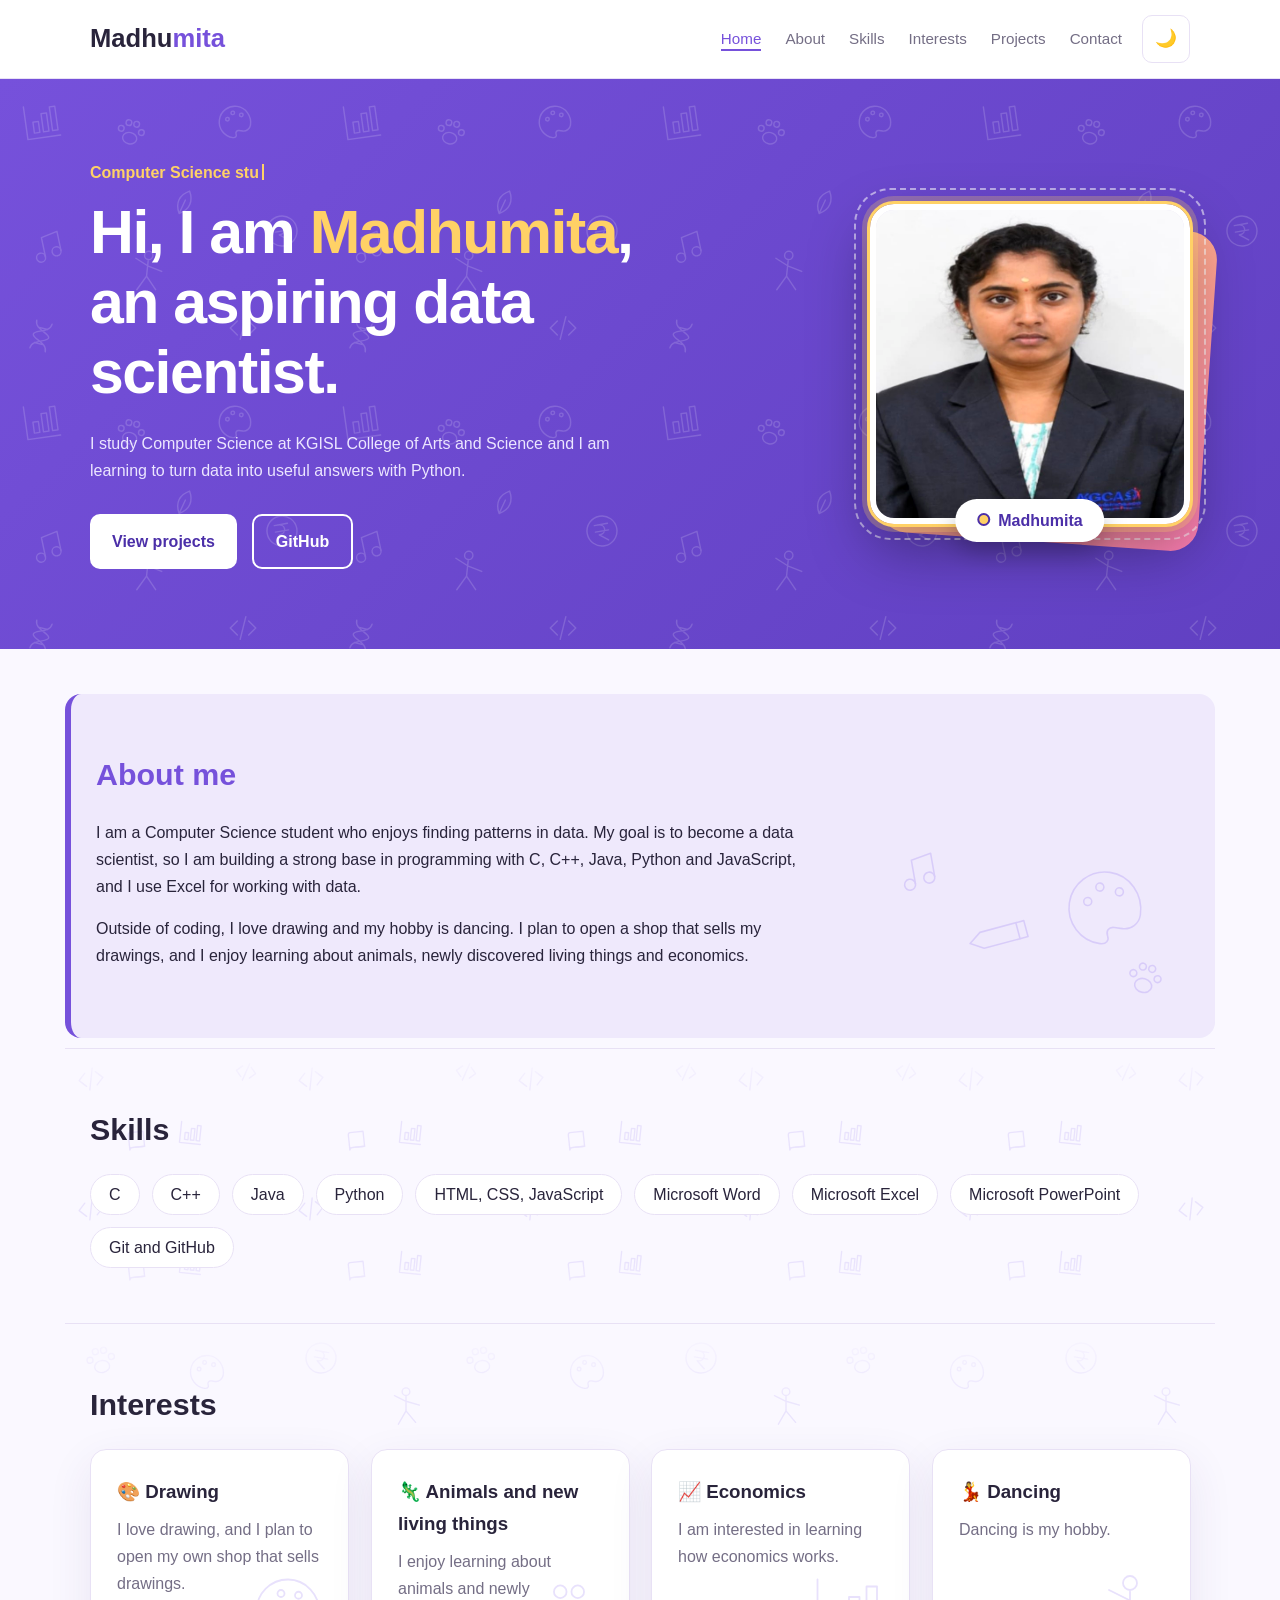
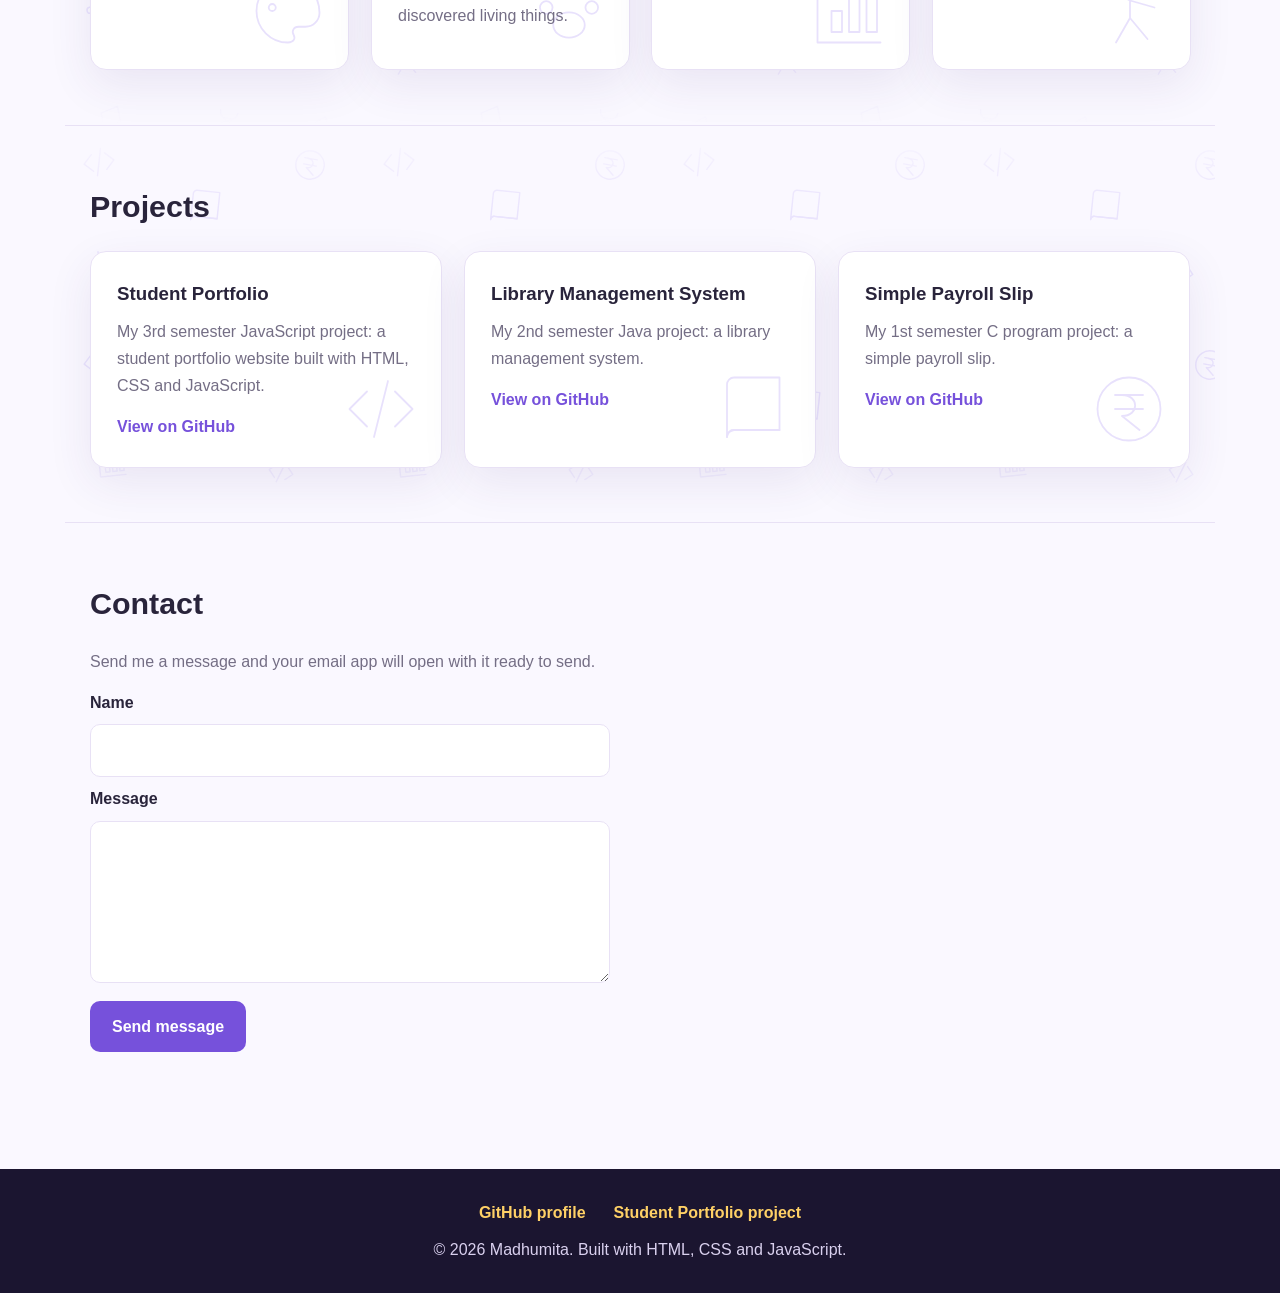
<file: index.html>
<!DOCTYPE html>
<html lang="en">
<head>
    <meta charset="UTF-8">
    <meta name="viewport" content="width=device-width, initial-scale=1.0">
    <title>Madhumita | Aspiring Data Scientist</title>
    <link rel="stylesheet" href="style.css">
</head>
<body>

<div class="progress-bar" id="progressBar" aria-hidden="true"></div>

<header>
    <nav class="navbar">
        <a href="#home" class="logo">Madhu<span>mita</span></a>
        <ul class="nav-links" id="navLinks">
            <li><a href="#home">Home</a></li>
            <li><a href="#about">About</a></li>
            <li><a href="#skills">Skills</a></li>
            <li><a href="#interests">Interests</a></li>
            <li><a href="#projects">Projects</a></li>
            <li><a href="#contact">Contact</a></li>
        </ul>
        <div class="nav-actions">
            <button class="theme-button" id="themeToggle" aria-label="Switch theme">🌙</button>
            <button class="menu-toggle" id="menuToggle" aria-label="Open menu" aria-expanded="false">☰</button>
        </div>
    </nav>
</header>

<main>
    <section class="hero-band" id="home">
    <div class="hero">
        <div>
            <p class="eyebrow"><span id="typed">Computer Science student</span><span class="cursor" aria-hidden="true"></span></p>
            <h1>Hi, I am <span>Madhumita</span>, an aspiring data scientist.</h1>
            <p class="hero-description">
                I study Computer Science at KGISL College of Arts and Science and I am learning
                to turn data into useful answers with Python.
            </p>
            <div class="hero-buttons">
                <a class="btn primary-btn" href="#projects">View projects</a>
                <a class="btn secondary-btn" href="https://github.com/cmadhumita2004" target="_blank" rel="noopener">GitHub</a>
            </div>
        </div>
        <div class="photo-wrap">
            <div class="photo-frame" id="photoFrame">
            <img src="[data-uri]" alt="Portrait of Madhumita" id="profilePhoto">
            <span class="initials" aria-hidden="true">M</span>
            </div>
            <span class="photo-badge">Madhumita</span>
        </div>
    </div>
    </section>

    <section class="section" id="about">
        <h2>About me</h2>
        <p>
            I am a Computer Science student who enjoys finding patterns in data. My goal is to
            become a data scientist, so I am building a strong base in programming with C, C++, Java, Python and JavaScript, and I use Excel for working with data.
        </p>
        <p>
            Outside of coding, I love drawing and my hobby is dancing. I plan to open a shop
            that sells my drawings, and I enjoy learning about animals, newly discovered
            living things and economics.
        </p>
    </section>

    <section class="section" id="skills">
        <h2>Skills</h2>
        <ul class="chips">
            <li>C</li>
            <li>C++</li>
            <li>Java</li>
            <li>Python</li>
            <li>HTML, CSS, JavaScript</li>
            <li>Microsoft Word</li>
            <li>Microsoft Excel</li>
            <li>Microsoft PowerPoint</li>
            <li>Git and GitHub</li>
        </ul>
    </section>

    <section class="section" id="interests">
        <h2>Interests</h2>
        <div class="interest-grid">
            <article class="card i-drawing">
                <h3>🎨 Drawing</h3>
                <p>I love drawing, and I plan to open my own shop that sells drawings.</p>
            </article>
            <article class="card i-animals">
                <h3>🦎 Animals and new living things</h3>
                <p>I enjoy learning about animals and newly discovered living things.</p>
            </article>
            <article class="card i-economics">
                <h3>📈 Economics</h3>
                <p>I am interested in learning how economics works.</p>
            </article>
            <article class="card i-dancing">
                <h3>💃 Dancing</h3>
                <p>Dancing is my hobby.</p>
            </article>
        </div>
    </section>

    <section class="section" id="projects">
        <h2>Projects</h2>
        <div class="project-grid">
            <article class="card p-code">
                <h3>Student Portfolio</h3>
                <p>My 3rd semester JavaScript project: a student portfolio website built with HTML, CSS and JavaScript.</p>
                <a href="https://github.com/cmadhumita2004/javascript-portfolio--3-sem-" target="_blank" rel="noopener">View on GitHub</a>
            </article>
            <article class="card p-book">
                <h3>Library Management System</h3>
                <p>My 2nd semester Java project: a library management system.</p>
                <a href="https://github.com/cmadhumita2004/2nd-sem-java-project-LIBRARY-MANAGEMENT-SYSTEM" target="_blank" rel="noopener">View on GitHub</a>
            </article>
            <article class="card p-coin">
                <h3>Simple Payroll Slip</h3>
                <p>My 1st semester C program project: a simple payroll slip.</p>
                <a href="https://github.com/cmadhumita2004/1sem-Cprogram-project" target="_blank" rel="noopener">View on GitHub</a>
            </article>
        </div>
    </section>

    <section class="section" id="contact">
        <h2>Contact</h2>
        <p>Send me a message and your email app will open with it ready to send.</p>
        <form id="contactForm" class="form">
            <label for="name">Name</label>
            <input type="text" id="name" required>
            <label for="message">Message</label>
            <textarea id="message" rows="5" required></textarea>
            <button type="submit" class="btn primary-btn">Send message</button>
            <p id="formMessage" role="status"></p>
        </form>
    </section>
</main>

<footer>
    <div class="footer-inner">
        <div class="footer-links">
            <a href="https://github.com/cmadhumita2004" target="_blank" rel="noopener">GitHub profile</a>
            <a href="https://github.com/cmadhumita2004/javascript-portfolio--3-sem-" target="_blank" rel="noopener">Student Portfolio project</a>
        </div>
        <p>&copy; <span id="year"></span> Madhumita. Built with HTML, CSS and JavaScript.</p>
    </div>
</footer>

<button class="to-top" id="toTop" aria-label="Back to top">&uarr;</button>

<script src="script.js"></script>
</body>
</html>
</file>
<file: style.css>
/* ---------- General ---------- */
:root {
    --background: #faf8ff;
    --surface: #ffffff;
    --text: #29243b;
    --muted: #746e85;
    --primary: #7651db;
    --primary-dark: #5b36bb;
    --border: #e8e1f5;
    --shadow: 0 15px 45px rgba(67, 43, 120, 0.09);
}

body.dark-theme {
    --background: #171421;
    --surface: #231e32;
    --text: #f6f1ff;
    --muted: #c0b6d3;
    --primary: #a78bfa;
    --primary-dark: #c4b5fd;
    --border: #403653;
    --shadow: 0 15px 45px rgba(0, 0, 0, 0.2);
}

* { margin: 0; padding: 0; box-sizing: border-box; }

html { scroll-behavior: smooth; scroll-padding-top: 85px; }

body {
    font-family: Arial, Helvetica, sans-serif;
    background: var(--background);
    color: var(--text);
    line-height: 1.7;
    transition: background 0.3s, color 0.3s;
}

a { color: inherit; text-decoration: none; }
button, input, textarea { font: inherit; }
button { cursor: pointer; }

button:focus-visible, a:focus-visible, input:focus-visible, textarea:focus-visible {
    outline: 3px solid #b39aff;
    outline-offset: 4px;
}

/* ---------- Navigation ---------- */
header {
    position: sticky;
    top: 0;
    z-index: 100;
    background: var(--surface);
    border-bottom: 1px solid var(--border);
}

.navbar {
    max-width: 1150px;
    margin: auto;
    min-height: 75px;
    padding: 15px 25px;
    display: flex;
    align-items: center;
    justify-content: space-between;
    gap: 20px;
}

.logo { font-size: 1.6rem; font-weight: bold; white-space: nowrap; }
.logo span { color: var(--primary); }

.nav-links { display: flex; gap: 24px; list-style: none; margin-left: auto; }
.nav-links a { color: var(--muted); font-size: 0.95rem; transition: color 0.2s; }
.nav-links a:hover { color: var(--primary); }

.nav-actions { display: flex; gap: 10px; }

.theme-button, .menu-toggle {
    border: 1px solid var(--border);
    background: var(--surface);
    color: var(--text);
    border-radius: 10px;
    padding: 8px 12px;
    font-size: 1.1rem;
}
.menu-toggle { display: none; }

/* ---------- Hero ---------- */
.hero {
    max-width: 1150px;
    margin: auto;
    padding: 80px 25px;
    display: grid;
    grid-template-columns: 1.4fr 1fr;
    align-items: center;
    gap: 60px;
}

.eyebrow { color: var(--primary); font-weight: bold; margin-bottom: 12px; }

.hero h1 {
    font-size: clamp(2.2rem, 5vw, 3.8rem);
    line-height: 1.15;
    letter-spacing: -1.5px;
    margin-bottom: 22px;
}
.hero h1 span { color: var(--primary); }

.hero-description { max-width: 560px; color: var(--muted); margin-bottom: 30px; }
.hero-buttons { display: flex; flex-wrap: wrap; gap: 15px; }

.btn {
    display: inline-flex;
    justify-content: center;
    align-items: center;
    border: none;
    border-radius: 10px;
    padding: 12px 22px;
    font-weight: bold;
    transition: transform 0.2s, background 0.2s;
}
.btn:hover { transform: translateY(-2px); }
.primary-btn { background: var(--primary); color: #ffffff; }
.primary-btn:hover { background: var(--primary-dark); }
.secondary-btn { border: 1px solid var(--border); background: var(--surface); color: var(--text); }

/* ---------- Photo ---------- */
.photo-frame {
    width: min(100%, 340px);
    aspect-ratio: 1 / 1;
    margin-inline: auto;
    border-radius: 50%;
    overflow: hidden;
    border: 6px solid var(--surface);
    outline: 3px solid var(--primary);
    box-shadow: var(--shadow);
    background: var(--border);
    display: grid;
    place-items: center;
}
.photo-frame img { width: 100%; height: 100%; object-fit: cover; display: block; }
.photo-frame .initials { display: none; font-size: 5rem; font-weight: bold; color: var(--primary); }
.photo-frame.no-photo img { display: none; }
.photo-frame.no-photo .initials { display: block; }

/* ---------- Sections ---------- */
.section { max-width: 1150px; margin: auto; padding: 55px 25px; border-top: 1px solid var(--border); }
.section h2 { font-size: 1.9rem; margin-bottom: 18px; }
.section p { max-width: 720px; color: var(--muted); margin-bottom: 14px; }

.chips { list-style: none; display: flex; flex-wrap: wrap; gap: 12px; }
.chips li {
    background: var(--surface);
    border: 1px solid var(--border);
    border-radius: 999px;
    padding: 6px 18px;
}

.project-grid { display: grid; grid-template-columns: repeat(auto-fit, minmax(250px, 1fr)); gap: 22px; }
.card {
    background: var(--surface);
    border: 1px solid var(--border);
    border-radius: 16px;
    padding: 26px;
    box-shadow: var(--shadow);
}
.card h3 { margin-bottom: 8px; }
.card a { color: var(--primary); font-weight: bold; }

/* ---------- Contact form ---------- */
.form { max-width: 520px; display: flex; flex-direction: column; gap: 8px; }
.form label { font-weight: bold; }
.form input, .form textarea {
    padding: 12px;
    border: 1px solid var(--border);
    border-radius: 10px;
    background: var(--surface);
    color: var(--text);
}
.form .btn { margin-top: 10px; align-self: flex-start; }

footer { text-align: center; padding: 30px 25px; color: var(--muted); border-top: 1px solid var(--border); }

/* ---------- Mobile ---------- */
@media (max-width: 800px) {
    .hero { grid-template-columns: 1fr; gap: 35px; padding-top: 50px; }
    .photo-frame { order: -1; width: min(100%, 240px); }
    .menu-toggle { display: block; }
    .nav-links {
        display: none;
        position: absolute;
        top: 100%;
        left: 0;
        right: 0;
        flex-direction: column;
        gap: 0;
        background: var(--surface);
        border-bottom: 1px solid var(--border);
    }
    .nav-links.open { display: flex; }
    .nav-links a { display: block; padding: 14px 25px; }
}

@media (prefers-reduced-motion: reduce) {
    html { scroll-behavior: auto; }
    * { transition: none !important; }
}


/* ---------- Highlighted hero ---------- */
.hero-band {
    background: linear-gradient(135deg, #7651db 0%, #4b2fa8 100%);
    color: #ffffff;
}
body.dark-theme .hero-band {
    background: linear-gradient(135deg, #3b2a78 0%, #231e32 100%);
}
.hero-band .hero h1 { color: #ffffff; }
.hero-band .hero h1 span { color: #ffd166; }
.hero-band .eyebrow { color: #ffd166; }
.hero-band .hero-description { color: #ece6ff; }
.hero-band .primary-btn { background: #ffffff; color: #4b2fa8; }
.hero-band .primary-btn:hover { background: #ffd166; color: #29243b; }
.hero-band .secondary-btn { background: transparent; color: #ffffff; border: 2px solid #ffffff; }
.hero-band .secondary-btn:hover { background: rgba(255, 255, 255, 0.15); }
.hero-band .photo-frame { border-color: #ffffff; outline-color: #ffd166; }
.hero-band a:focus-visible, .hero-band button:focus-visible { outline-color: #ffd166; }

/* ---------- Highlighted introduction (About) ---------- */
#about {
    margin-top: 45px;
    margin-bottom: 10px;
    border-top: none;
    border-left: 6px solid var(--primary);
    border-radius: 16px;
    background: rgba(118, 81, 219, 0.09);
}
#about h2 { color: var(--primary); }
#about p { color: var(--text); }

/* ---------- Dark, centered footer ---------- */
footer {
    margin-top: 40px;
    background: #1b1530;
    color: #d9d0ee;
    text-align: center;
    border-top: none;
    display: flex;
    justify-content: center;
    align-items: center;
}
body.dark-theme footer { background: #0e0b16; }


/* ---------- Round portrait on the right of the hero ---------- */
.hero-band .photo-frame {
    width: min(100%, 320px);
    aspect-ratio: 1 / 1;
    margin-inline: auto 0;
    border-radius: 24px;
}
.photo-frame img { object-fit: cover; }

@media (max-width: 800px) {
    .hero-band .photo-frame { width: min(100%, 240px); margin-inline: auto; }
}


/* ---------- Footer links ---------- */
.footer-inner { display: flex; flex-direction: column; align-items: center; gap: 10px; }
.footer-links { display: flex; flex-wrap: wrap; justify-content: center; gap: 12px 28px; }
footer a { color: #ffd166; font-weight: bold; }
footer a:hover { text-decoration: underline; }
footer a:focus-visible { outline-color: #ffd166; }


/* =====================================================
   Interactive extras
   ===================================================== */

/* Scroll progress bar */
.progress-bar {
    position: fixed;
    top: 0;
    left: 0;
    width: 100%;
    height: 4px;
    background: linear-gradient(90deg, #ffd166, #7651db);
    transform: scaleX(0);
    transform-origin: left;
    z-index: 200;
}

/* Header gets a shadow after scrolling */
header { transition: box-shadow 0.3s, background 0.3s; }
header.scrolled { box-shadow: 0 8px 30px rgba(67, 43, 120, 0.18); }

/* Nav links: animated underline and active section */
.nav-links a { position: relative; padding-bottom: 4px; }
.nav-links a::after {
    content: "";
    position: absolute;
    left: 0;
    bottom: 0;
    width: 100%;
    height: 2px;
    background: var(--primary);
    transform: scaleX(0);
    transform-origin: left;
    transition: transform 0.3s ease;
}
.nav-links a:hover::after,
.nav-links a.active::after { transform: scaleX(1); }
.nav-links a.active { color: var(--primary); }

/* Typing effect in the hero */
.eyebrow { min-height: 1.7em; }
.cursor {
    display: inline-block;
    width: 2px;
    height: 1em;
    margin-left: 3px;
    background: currentColor;
    vertical-align: -0.15em;
    animation: blink 1s steps(2) infinite;
}
@keyframes blink { 50% { opacity: 0; } }

/* Buttons */
.btn:active { transform: scale(0.97); }

/* Photo hover */
.hero-band .photo-frame { transition: transform 0.4s ease, box-shadow 0.4s ease; }
.hero-band .photo-frame:hover {
    transform: scale(1.04) rotate(-1.5deg);
    box-shadow: 0 0 0 10px rgba(255, 209, 102, 0.35), 0 25px 60px rgba(0, 0, 0, 0.35);
}

/* Skill chips */
.chips li {
    cursor: default;
    transition: transform 0.2s ease, background 0.2s, color 0.2s, border-color 0.2s;
}
.chips li:hover {
    transform: translateY(-4px) scale(1.06);
    background: var(--primary);
    border-color: var(--primary);
    color: #ffffff;
}
body.dark-theme .chips li:hover { color: #171421; }

/* Project cards: tilt (set by JavaScript) and glow */
.card {
    transform: perspective(800px) rotateX(var(--rx, 0deg)) rotateY(var(--ry, 0deg));
    transition: transform 0.15s ease, box-shadow 0.3s, border-color 0.3s;
}
.card:hover {
    border-color: var(--primary);
    box-shadow: 0 22px 50px rgba(67, 43, 120, 0.22);
}
.card a { display: inline-block; transition: transform 0.2s; }
.card a:hover { transform: translateX(6px); }

/* Form focus */
.form input, .form textarea { transition: border-color 0.2s, box-shadow 0.2s; }
.form input:focus, .form textarea:focus {
    border-color: var(--primary);
    box-shadow: 0 0 0 4px rgba(118, 81, 219, 0.2);
}

/* Reveal on scroll (the "reveal" class is added by JavaScript) */
.reveal { opacity: 0; }
.reveal.visible { animation: rise 0.7s ease both; animation-delay: var(--delay, 0s); }
@keyframes rise {
    from { opacity: 0; translate: 0 28px; }
    to   { opacity: 1; translate: 0 0; }
}

/* Back to top */
.to-top {
    position: fixed;
    right: 22px;
    bottom: 22px;
    width: 46px;
    height: 46px;
    border: none;
    border-radius: 50%;
    background: var(--primary);
    color: #ffffff;
    font-size: 1.3rem;
    font-weight: bold;
    box-shadow: var(--shadow);
    opacity: 0;
    visibility: hidden;
    translate: 0 14px;
    transition: opacity 0.3s, visibility 0.3s, translate 0.3s, background 0.2s;
    z-index: 150;
}
.to-top.show { opacity: 1; visibility: visible; translate: 0 0; }
.to-top:hover { background: var(--primary-dark); }
body.dark-theme .to-top { color: #171421; }

/* Motion that runs on its own (only if the visitor allows motion) */
@media (prefers-reduced-motion: no-preference) {
    .hero-band,
    body.dark-theme .hero-band {
        background-size: 200% 200%;
        animation: gradientShift 16s ease infinite;
    }
    .photo-wrap { animation: float 6s ease-in-out infinite; }
}
@keyframes gradientShift {
    0%, 100% { background-position: 0% 50%; }
    50%      { background-position: 100% 50%; }
}
@keyframes float {
    50% { translate: 0 -8px; }
}

@media (max-width: 800px) {
    .nav-links a { padding: 14px 25px; }
    .nav-links a::after { left: 25px; width: calc(100% - 50px); bottom: 8px; }
}

@media (prefers-reduced-motion: reduce) {
    .reveal { opacity: 1; }
    .cursor { animation: none; }
}


/* ---------- Interests ---------- */
.interest-grid {
    display: grid;
    grid-template-columns: repeat(auto-fit, minmax(220px, 1fr));
    gap: 22px;
}


/* =====================================================
   Highlighted photo
   ===================================================== */
.photo-wrap {
    position: relative;
    isolation: isolate;
    width: min(100%, 320px);
    margin-inline: auto 0;
}

/* Colored shape peeking out behind the photo */
.photo-wrap::before {
    content: "";
    position: absolute;
    inset: 0;
    border-radius: 28px;
    background: linear-gradient(135deg, #ffd166, #ff7eb6);
    transform: translate(18px, 18px) rotate(4deg);
    z-index: -1;
}

/* Dashed outline around the photo */
.photo-wrap::after {
    content: "";
    position: absolute;
    inset: -16px;
    border: 2px dashed rgba(255, 255, 255, 0.55);
    border-radius: 36px;
    z-index: -1;
}

.hero-band .photo-wrap .photo-frame {
    width: 100%;
    margin: 0;
    border-width: 6px;
    box-shadow: 0 0 0 8px rgba(255, 209, 102, 0.25), 0 25px 60px rgba(0, 0, 0, 0.35);
}
.hero-band .photo-wrap .photo-frame:hover {
    transform: scale(1.04) rotate(-1.5deg);
    box-shadow: 0 0 0 12px rgba(255, 209, 102, 0.4), 0 30px 70px rgba(0, 0, 0, 0.4);
}
.photo-frame img { filter: saturate(1.12) contrast(1.04); }

/* Name tag on the photo */
.photo-badge {
    position: absolute;
    left: 50%;
    bottom: -18px;
    translate: -50% 0;
    padding: 8px 22px;
    border-radius: 999px;
    background: #ffffff;
    color: #4b2fa8;
    font-weight: bold;
    white-space: nowrap;
    box-shadow: 0 10px 25px rgba(0, 0, 0, 0.25);
    z-index: 2;
}
.photo-badge::before {
    content: "";
    display: inline-block;
    width: 9px;
    height: 9px;
    margin-right: 8px;
    border-radius: 50%;
    background: #ffd166;
    border: 2px solid #4b2fa8;
}

@media (max-width: 800px) {
    .photo-wrap { order: -1; width: min(100%, 250px); margin-inline: auto; }
}


/* =====================================================
   Background pictures (drawn with SVG, so no image files are needed)
   ===================================================== */
.section { position: relative; isolation: isolate; }

/* Hero: doodles of all my topics, slowly drifting */
.hero-band { position: relative; overflow: hidden; }
.hero-band::before {
    content: "";
    position: absolute;
    inset: 0;
    background-image: url("data:image/svg+xml,%3Csvg%20xmlns%3D%22http%3A%2F%2Fwww.w3.org%2F2000%2Fsvg%22%20width%3D%22320%22%20height%3D%22300%22%20viewBox%3D%220%200%20320%20300%22%20fill%3D%22none%22%20stroke%3D%22%23ffffff%22%20stroke-linecap%3D%22round%22%20stroke-linejoin%3D%22round%22%3E%3Cg%20transform%3D%22translate%2820%2020%29%20rotate%28-8%2022.0%2022.0%29%20scale%281.833%29%22%20stroke-width%3D%220.76%22%3E%3Cpath%20d%3D%22M3%203v18h18%22%2F%3E%3Crect%20x%3D%227%22%20y%3D%2212%22%20width%3D%223%22%20height%3D%226%22%2F%3E%3Crect%20x%3D%2212%22%20y%3D%228%22%20width%3D%223%22%20height%3D%2210%22%2F%3E%3Crect%20x%3D%2217%22%20y%3D%225%22%20width%3D%223%22%20height%3D%2213%22%2F%3E%3C%2Fg%3E%3Cg%20transform%3D%22translate%28112%2034%29%20rotate%2812%2019.0%2019.0%29%20scale%281.583%29%22%20stroke-width%3D%220.88%22%3E%3Cellipse%20cx%3D%2212%22%20cy%3D%2216%22%20rx%3D%224.5%22%20ry%3D%223.6%22%2F%3E%3Ccircle%20cx%3D%225.5%22%20cy%3D%2211%22%20r%3D%221.8%22%2F%3E%3Ccircle%20cx%3D%229.5%22%20cy%3D%226.5%22%20r%3D%221.8%22%2F%3E%3Ccircle%20cx%3D%2214.5%22%20cy%3D%226.5%22%20r%3D%221.8%22%2F%3E%3Ccircle%20cx%3D%2218.5%22%20cy%3D%2211%22%20r%3D%221.8%22%2F%3E%3C%2Fg%3E%3Cg%20transform%3D%22translate%28214%2022%29%20rotate%288%2021.0%2021.0%29%20scale%281.750%29%22%20stroke-width%3D%220.80%22%3E%3Cpath%20d%3D%22M12%203a9%209%200%20100%2018c1.6%200%202.2-1.1%201.6-2.2-.6-1.1%200-2.3%201.4-2.3H17a4%204%200%20004-4c0-5.2-4-9.5-9-9.5z%22%2F%3E%3Ccircle%20cx%3D%227.5%22%20cy%3D%2211%22%20r%3D%221%22%2F%3E%3Ccircle%20cx%3D%2210%22%20cy%3D%227%22%20r%3D%221%22%2F%3E%3Ccircle%20cx%3D%2215%22%20cy%3D%227.5%22%20r%3D%221%22%2F%3E%3C%2Fg%3E%3Cg%20transform%3D%22translate%28262%20132%29%20rotate%28-10%2020.0%2020.0%29%20scale%281.667%29%22%20stroke-width%3D%220.84%22%3E%3Ccircle%20cx%3D%2212%22%20cy%3D%2212%22%20r%3D%229%22%2F%3E%3Cpath%20d%3D%22M8%208h8M8%2012h8M10%208c5%200%205%206%200%206l5%204%22%2F%3E%3C%2Fg%3E%3Cg%20transform%3D%22translate%2830%20150%29%20rotate%28-12%2018.0%2018.0%29%20scale%281.500%29%22%20stroke-width%3D%220.93%22%3E%3Cpath%20d%3D%22M9%2018V5l11-2v13%22%2F%3E%3Ccircle%20cx%3D%226%22%20cy%3D%2218%22%20r%3D%223%22%2F%3E%3Ccircle%20cx%3D%2217%22%20cy%3D%2216%22%20r%3D%223%22%2F%3E%3C%2Fg%3E%3Cg%20transform%3D%22translate%28122%20168%29%20rotate%286%2025.0%2025.0%29%20scale%282.083%29%22%20stroke-width%3D%220.67%22%3E%3Ccircle%20cx%3D%2212%22%20cy%3D%224%22%20r%3D%222%22%2F%3E%3Cpath%20d%3D%22M12%206.5V14l-4%207M12%2014l5%206M12%209L6%206M12%209l7%202%22%2F%3E%3C%2Fg%3E%3Cg%20transform%3D%22translate%28226%20232%29%20rotate%280%2017.0%2017.0%29%20scale%281.417%29%22%20stroke-width%3D%220.99%22%3E%3Cpath%20d%3D%22M8%207l-5%205%205%205M16%207l5%205-5%205M14%204l-4%2016%22%2F%3E%3C%2Fg%3E%3Cg%20transform%3D%22translate%2822%20238%29%20rotate%2814%2019.0%2019.0%29%20scale%281.583%29%22%20stroke-width%3D%220.88%22%3E%3Cpath%20d%3D%22M7%203c0%206%2010%206%2010%209s-10%203-10%209M17%203c0%206-10%206-10%209s10%203%2010%209M9%207h6M9%2017h6%22%2F%3E%3C%2Fg%3E%3Cg%20transform%3D%22translate%28170%20110%29%20rotate%28-20%2014.0%2014.0%29%20scale%281.167%29%22%20stroke-width%3D%221.20%22%3E%3Cpath%20d%3D%22M5%2019C5%209%2011%204%2020%204c0%209-5%2015-15%2015zM5%2019L14%2010%22%2F%3E%3C%2Fg%3E%3C%2Fsvg%3E");
    background-size: 320px 300px;
    opacity: 0.16;
    pointer-events: none;
}
.hero-band .hero { position: relative; z-index: 1; }
@media (prefers-reduced-motion: no-preference) {
    .hero-band::before { animation: drift 70s linear infinite; }
}
@keyframes drift { to { background-position: 320px 300px; } }

/* About: drawing doodles in the corner */
#about { overflow: hidden; }
#about::after {
    content: "";
    position: absolute;
    right: 8px;
    bottom: 8px;
    width: 320px;
    height: 200px;
    background: url("data:image/svg+xml,%3Csvg%20xmlns%3D%22http%3A%2F%2Fwww.w3.org%2F2000%2Fsvg%22%20width%3D%22320%22%20height%3D%22200%22%20viewBox%3D%220%200%20320%20200%22%20fill%3D%22none%22%20stroke%3D%22%238b6bf0%22%20stroke-linecap%3D%22round%22%20stroke-linejoin%3D%22round%22%3E%3Cg%20transform%3D%22translate%28170%2030%29%20rotate%288%2048.0%2048.0%29%20scale%284.000%29%22%20stroke-width%3D%220.40%22%3E%3Cpath%20d%3D%22M12%203a9%209%200%20100%2018c1.6%200%202.2-1.1%201.6-2.2-.6-1.1%200-2.3%201.4-2.3H17a4%204%200%20004-4c0-5.2-4-9.5-9-9.5z%22%2F%3E%3Ccircle%20cx%3D%227.5%22%20cy%3D%2211%22%20r%3D%221%22%2F%3E%3Ccircle%20cx%3D%2210%22%20cy%3D%227%22%20r%3D%221%22%2F%3E%3Ccircle%20cx%3D%2215%22%20cy%3D%227.5%22%20r%3D%221%22%2F%3E%3C%2Fg%3E%3Cg%20transform%3D%22translate%2880%2070%29%20rotate%2830%2035.0%2035.0%29%20scale%282.917%29%22%20stroke-width%3D%220.55%22%3E%3Cpath%20d%3D%22M4%2020l1-5L16%204l4%204L9%2019z%22%2F%3E%3Cpath%20d%3D%22M14%206l4%204%22%2F%3E%3C%2Fg%3E%3Cg%20transform%3D%22translate%2810%2020%29%20rotate%28-10%2022.0%2022.0%29%20scale%281.833%29%22%20stroke-width%3D%220.87%22%3E%3Cpath%20d%3D%22M9%2018V5l11-2v13%22%2F%3E%3Ccircle%20cx%3D%226%22%20cy%3D%2218%22%20r%3D%223%22%2F%3E%3Ccircle%20cx%3D%2217%22%20cy%3D%2216%22%20r%3D%223%22%2F%3E%3C%2Fg%3E%3Cg%20transform%3D%22translate%28235%20125%29%20rotate%2814%2023.0%2023.0%29%20scale%281.917%29%22%20stroke-width%3D%220.83%22%3E%3Cellipse%20cx%3D%2212%22%20cy%3D%2216%22%20rx%3D%224.5%22%20ry%3D%223.6%22%2F%3E%3Ccircle%20cx%3D%225.5%22%20cy%3D%2211%22%20r%3D%221.8%22%2F%3E%3Ccircle%20cx%3D%229.5%22%20cy%3D%226.5%22%20r%3D%221.8%22%2F%3E%3Ccircle%20cx%3D%2214.5%22%20cy%3D%226.5%22%20r%3D%221.8%22%2F%3E%3Ccircle%20cx%3D%2218.5%22%20cy%3D%2211%22%20r%3D%221.8%22%2F%3E%3C%2Fg%3E%3C%2Fsvg%3E") no-repeat right bottom / contain;
    opacity: 0.22;
    pointer-events: none;
    z-index: -1;
}

/* Faded tiled backgrounds for Skills, Interests and Projects */
#skills::before, #interests::before, #projects::before {
    content: "";
    position: absolute;
    inset: 0;
    opacity: 0.14;
    pointer-events: none;
    z-index: -1;
    -webkit-mask-image: linear-gradient(to bottom, transparent, #000 22%, #000 78%, transparent);
    mask-image: linear-gradient(to bottom, transparent, #000 22%, #000 78%, transparent);
}
#skills::before    { background-image: url("data:image/svg+xml,%3Csvg%20xmlns%3D%22http%3A%2F%2Fwww.w3.org%2F2000%2Fsvg%22%20width%3D%22220%22%20height%3D%22130%22%20viewBox%3D%220%200%20220%20130%22%20fill%3D%22none%22%20stroke%3D%22%238b6bf0%22%20stroke-linecap%3D%22round%22%20stroke-linejoin%3D%22round%22%3E%3Cg%20transform%3D%22translate%2810%2014%29%20rotate%28-8%2016.0%2016.0%29%20scale%281.333%29%22%20stroke-width%3D%221.05%22%3E%3Cpath%20d%3D%22M8%207l-5%205%205%205M16%207l5%205-5%205M14%204l-4%2016%22%2F%3E%3C%2Fg%3E%3Cg%20transform%3D%22translate%28112%2070%29%20rotate%286%2014.0%2014.0%29%20scale%281.167%29%22%20stroke-width%3D%221.20%22%3E%3Cpath%20d%3D%22M3%203v18h18%22%2F%3E%3Crect%20x%3D%227%22%20y%3D%2212%22%20width%3D%223%22%20height%3D%226%22%2F%3E%3Crect%20x%3D%2212%22%20y%3D%228%22%20width%3D%223%22%20height%3D%2210%22%2F%3E%3Crect%20x%3D%2217%22%20y%3D%225%22%20width%3D%223%22%20height%3D%2213%22%2F%3E%3C%2Fg%3E%3Cg%20transform%3D%22translate%28168%2010%29%20rotate%2810%2013.0%2013.0%29%20scale%281.083%29%22%20stroke-width%3D%221.29%22%3E%3Cpath%20d%3D%22M8%207l-5%205%205%205M16%207l5%205-5%205M14%204l-4%2016%22%2F%3E%3C%2Fg%3E%3Cg%20transform%3D%22translate%2860%2080%29%20rotate%28-6%2012.0%2012.0%29%20scale%281.000%29%22%20stroke-width%3D%221.40%22%3E%3Cpath%20d%3D%22M4%205a2%202%200%20012-2h13v15H6a2%202%200%2000-2%202z%22%2F%3E%3Cpath%20d%3D%22M4%2020a2%202%200%20012-2h13%22%2F%3E%3C%2Fg%3E%3C%2Fsvg%3E");    background-size: 220px 130px; }
#interests::before { background-image: url("data:image/svg+xml,%3Csvg%20xmlns%3D%22http%3A%2F%2Fwww.w3.org%2F2000%2Fsvg%22%20width%3D%22380%22%20height%3D%22250%22%20viewBox%3D%220%200%20380%20250%22%20fill%3D%22none%22%20stroke%3D%22%238b6bf0%22%20stroke-linecap%3D%22round%22%20stroke-linejoin%3D%22round%22%3E%3Cg%20transform%3D%22translate%2816%2016%29%20rotate%28-10%2020.0%2020.0%29%20scale%281.667%29%22%20stroke-width%3D%220.84%22%3E%3Cellipse%20cx%3D%2212%22%20cy%3D%2216%22%20rx%3D%224.5%22%20ry%3D%223.6%22%2F%3E%3Ccircle%20cx%3D%225.5%22%20cy%3D%2211%22%20r%3D%221.8%22%2F%3E%3Ccircle%20cx%3D%229.5%22%20cy%3D%226.5%22%20r%3D%221.8%22%2F%3E%3Ccircle%20cx%3D%2214.5%22%20cy%3D%226.5%22%20r%3D%221.8%22%2F%3E%3Ccircle%20cx%3D%2218.5%22%20cy%3D%2211%22%20r%3D%221.8%22%2F%3E%3C%2Fg%3E%3Cg%20transform%3D%22translate%28120%2026%29%20rotate%288%2022.0%2022.0%29%20scale%281.833%29%22%20stroke-width%3D%220.76%22%3E%3Cpath%20d%3D%22M12%203a9%209%200%20100%2018c1.6%200%202.2-1.1%201.6-2.2-.6-1.1%200-2.3%201.4-2.3H17a4%204%200%20004-4c0-5.2-4-9.5-9-9.5z%22%2F%3E%3Ccircle%20cx%3D%227.5%22%20cy%3D%2211%22%20r%3D%221%22%2F%3E%3Ccircle%20cx%3D%2210%22%20cy%3D%227%22%20r%3D%221%22%2F%3E%3Ccircle%20cx%3D%2215%22%20cy%3D%227.5%22%20r%3D%221%22%2F%3E%3C%2Fg%3E%3Cg%20transform%3D%22translate%28236%2014%29%20rotate%2810%2020.0%2020.0%29%20scale%281.667%29%22%20stroke-width%3D%220.84%22%3E%3Ccircle%20cx%3D%2212%22%20cy%3D%2212%22%20r%3D%229%22%2F%3E%3Cpath%20d%3D%22M8%208h8M8%2012h8M10%208c5%200%205%206%200%206l5%204%22%2F%3E%3C%2Fg%3E%3Cg%20transform%3D%22translate%28318%2060%29%20rotate%280%2023.0%2023.0%29%20scale%281.917%29%22%20stroke-width%3D%220.73%22%3E%3Ccircle%20cx%3D%2212%22%20cy%3D%224%22%20r%3D%222%22%2F%3E%3Cpath%20d%3D%22M12%206.5V14l-4%207M12%2014l5%206M12%209L6%206M12%209l7%202%22%2F%3E%3C%2Fg%3E%3Cg%20transform%3D%22translate%2824%20130%29%20rotate%28-12%2019.0%2019.0%29%20scale%281.583%29%22%20stroke-width%3D%220.88%22%3E%3Cpath%20d%3D%22M9%2018V5l11-2v13%22%2F%3E%3Ccircle%20cx%3D%226%22%20cy%3D%2218%22%20r%3D%223%22%2F%3E%3Ccircle%20cx%3D%2217%22%20cy%3D%2216%22%20r%3D%223%22%2F%3E%3C%2Fg%3E%3Cg%20transform%3D%22translate%28140%20132%29%20rotate%2812%2021.0%2021.0%29%20scale%281.750%29%22%20stroke-width%3D%220.80%22%3E%3Cpath%20d%3D%22M7%203c0%206%2010%206%2010%209s-10%203-10%209M17%203c0%206-10%206-10%209s10%203%2010%209M9%207h6M9%2017h6%22%2F%3E%3C%2Fg%3E%3Cg%20transform%3D%22translate%28236%20140%29%20rotate%28-16%2017.0%2017.0%29%20scale%281.417%29%22%20stroke-width%3D%220.99%22%3E%3Cpath%20d%3D%22M5%2019C5%209%2011%204%2020%204c0%209-5%2015-15%2015zM5%2019L14%2010%22%2F%3E%3C%2Fg%3E%3Cg%20transform%3D%22translate%28310%20180%29%20rotate%286%2017.0%2017.0%29%20scale%281.417%29%22%20stroke-width%3D%220.99%22%3E%3Cpath%20d%3D%22M3%203v18h18%22%2F%3E%3Crect%20x%3D%227%22%20y%3D%2212%22%20width%3D%223%22%20height%3D%226%22%2F%3E%3Crect%20x%3D%2212%22%20y%3D%228%22%20width%3D%223%22%20height%3D%2210%22%2F%3E%3Crect%20x%3D%2217%22%20y%3D%225%22%20width%3D%223%22%20height%3D%2213%22%2F%3E%3C%2Fg%3E%3C%2Fsvg%3E"); background-size: 380px 250px; }
#projects::before  { background-image: url("data:image/svg+xml,%3Csvg%20xmlns%3D%22http%3A%2F%2Fwww.w3.org%2F2000%2Fsvg%22%20width%3D%22300%22%20height%3D%22200%22%20viewBox%3D%220%200%20300%20200%22%20fill%3D%22none%22%20stroke%3D%22%238b6bf0%22%20stroke-linecap%3D%22round%22%20stroke-linejoin%3D%22round%22%3E%3Cg%20transform%3D%22translate%2814%2016%29%20rotate%28-8%2020.0%2020.0%29%20scale%281.667%29%22%20stroke-width%3D%220.84%22%3E%3Cpath%20d%3D%22M8%207l-5%205%205%205M16%207l5%205-5%205M14%204l-4%2016%22%2F%3E%3C%2Fg%3E%3Cg%20transform%3D%22translate%28120%2060%29%20rotate%286%2021.0%2021.0%29%20scale%281.750%29%22%20stroke-width%3D%220.80%22%3E%3Cpath%20d%3D%22M4%205a2%202%200%20012-2h13v15H6a2%202%200%2000-2%202z%22%2F%3E%3Cpath%20d%3D%22M4%2020a2%202%200%20012-2h13%22%2F%3E%3C%2Fg%3E%3Cg%20transform%3D%22translate%28226%2020%29%20rotate%2810%2019.0%2019.0%29%20scale%281.583%29%22%20stroke-width%3D%220.88%22%3E%3Ccircle%20cx%3D%2212%22%20cy%3D%2212%22%20r%3D%229%22%2F%3E%3Cpath%20d%3D%22M8%208h8M8%2012h8M10%208c5%200%205%206%200%206l5%204%22%2F%3E%3C%2Fg%3E%3Cg%20transform%3D%22translate%2830%20120%29%20rotate%28-6%2017.0%2017.0%29%20scale%281.417%29%22%20stroke-width%3D%220.99%22%3E%3Cpath%20d%3D%22M3%203v18h18%22%2F%3E%3Crect%20x%3D%227%22%20y%3D%2212%22%20width%3D%223%22%20height%3D%226%22%2F%3E%3Crect%20x%3D%2212%22%20y%3D%228%22%20width%3D%223%22%20height%3D%2210%22%2F%3E%3Crect%20x%3D%2217%22%20y%3D%225%22%20width%3D%223%22%20height%3D%2213%22%2F%3E%3C%2Fg%3E%3Cg%20transform%3D%22translate%28200%20130%29%20rotate%2812%2016.0%2016.0%29%20scale%281.333%29%22%20stroke-width%3D%221.05%22%3E%3Cpath%20d%3D%22M8%207l-5%205%205%205M16%207l5%205-5%205M14%204l-4%2016%22%2F%3E%3C%2Fg%3E%3C%2Fsvg%3E");  background-size: 300px 200px; }

/* Each card gets its own picture */
.card { position: relative; overflow: hidden; }
.card::after {
    content: "";
    position: absolute;
    right: 12px;
    bottom: 10px;
    width: 96px;
    height: 96px;
    background: no-repeat center / contain;
    opacity: 0.2;
    pointer-events: none;
    z-index: -1;
    transition: transform 0.4s ease, opacity 0.3s;
}
.card:hover::after { transform: scale(1.15) rotate(-6deg); opacity: 0.32; }
.card.i-drawing::after { background-image: url("data:image/svg+xml,%3Csvg%20xmlns%3D%22http%3A%2F%2Fwww.w3.org%2F2000%2Fsvg%22%20width%3D%2296%22%20height%3D%2296%22%20viewBox%3D%220%200%2096%2096%22%20fill%3D%22none%22%20stroke%3D%22%238b6bf0%22%20stroke-linecap%3D%22round%22%20stroke-linejoin%3D%22round%22%3E%3Cg%20transform%3D%22translate%286%206%29%20rotate%280%2042.0%2042.0%29%20scale%283.500%29%22%20stroke-width%3D%220.51%22%3E%3Cpath%20d%3D%22M12%203a9%209%200%20100%2018c1.6%200%202.2-1.1%201.6-2.2-.6-1.1%200-2.3%201.4-2.3H17a4%204%200%20004-4c0-5.2-4-9.5-9-9.5z%22%2F%3E%3Ccircle%20cx%3D%227.5%22%20cy%3D%2211%22%20r%3D%221%22%2F%3E%3Ccircle%20cx%3D%2210%22%20cy%3D%227%22%20r%3D%221%22%2F%3E%3Ccircle%20cx%3D%2215%22%20cy%3D%227.5%22%20r%3D%221%22%2F%3E%3C%2Fg%3E%3C%2Fsvg%3E"); }
.card.i-animals::after { background-image: url("data:image/svg+xml,%3Csvg%20xmlns%3D%22http%3A%2F%2Fwww.w3.org%2F2000%2Fsvg%22%20width%3D%2296%22%20height%3D%2296%22%20viewBox%3D%220%200%2096%2096%22%20fill%3D%22none%22%20stroke%3D%22%238b6bf0%22%20stroke-linecap%3D%22round%22%20stroke-linejoin%3D%22round%22%3E%3Cg%20transform%3D%22translate%286%206%29%20rotate%280%2042.0%2042.0%29%20scale%283.500%29%22%20stroke-width%3D%220.51%22%3E%3Cellipse%20cx%3D%2212%22%20cy%3D%2216%22%20rx%3D%224.5%22%20ry%3D%223.6%22%2F%3E%3Ccircle%20cx%3D%225.5%22%20cy%3D%2211%22%20r%3D%221.8%22%2F%3E%3Ccircle%20cx%3D%229.5%22%20cy%3D%226.5%22%20r%3D%221.8%22%2F%3E%3Ccircle%20cx%3D%2214.5%22%20cy%3D%226.5%22%20r%3D%221.8%22%2F%3E%3Ccircle%20cx%3D%2218.5%22%20cy%3D%2211%22%20r%3D%221.8%22%2F%3E%3C%2Fg%3E%3C%2Fsvg%3E"); }
.card.i-economics::after { background-image: url("data:image/svg+xml,%3Csvg%20xmlns%3D%22http%3A%2F%2Fwww.w3.org%2F2000%2Fsvg%22%20width%3D%2296%22%20height%3D%2296%22%20viewBox%3D%220%200%2096%2096%22%20fill%3D%22none%22%20stroke%3D%22%238b6bf0%22%20stroke-linecap%3D%22round%22%20stroke-linejoin%3D%22round%22%3E%3Cg%20transform%3D%22translate%286%206%29%20rotate%280%2042.0%2042.0%29%20scale%283.500%29%22%20stroke-width%3D%220.51%22%3E%3Cpath%20d%3D%22M3%203v18h18%22%2F%3E%3Crect%20x%3D%227%22%20y%3D%2212%22%20width%3D%223%22%20height%3D%226%22%2F%3E%3Crect%20x%3D%2212%22%20y%3D%228%22%20width%3D%223%22%20height%3D%2210%22%2F%3E%3Crect%20x%3D%2217%22%20y%3D%225%22%20width%3D%223%22%20height%3D%2213%22%2F%3E%3C%2Fg%3E%3C%2Fsvg%3E"); }
.card.i-dancing::after { background-image: url("data:image/svg+xml,%3Csvg%20xmlns%3D%22http%3A%2F%2Fwww.w3.org%2F2000%2Fsvg%22%20width%3D%2296%22%20height%3D%2296%22%20viewBox%3D%220%200%2096%2096%22%20fill%3D%22none%22%20stroke%3D%22%238b6bf0%22%20stroke-linecap%3D%22round%22%20stroke-linejoin%3D%22round%22%3E%3Cg%20transform%3D%22translate%286%206%29%20rotate%280%2042.0%2042.0%29%20scale%283.500%29%22%20stroke-width%3D%220.51%22%3E%3Ccircle%20cx%3D%2212%22%20cy%3D%224%22%20r%3D%222%22%2F%3E%3Cpath%20d%3D%22M12%206.5V14l-4%207M12%2014l5%206M12%209L6%206M12%209l7%202%22%2F%3E%3C%2Fg%3E%3C%2Fsvg%3E"); }
.card.p-code::after { background-image: url("data:image/svg+xml,%3Csvg%20xmlns%3D%22http%3A%2F%2Fwww.w3.org%2F2000%2Fsvg%22%20width%3D%2296%22%20height%3D%2296%22%20viewBox%3D%220%200%2096%2096%22%20fill%3D%22none%22%20stroke%3D%22%238b6bf0%22%20stroke-linecap%3D%22round%22%20stroke-linejoin%3D%22round%22%3E%3Cg%20transform%3D%22translate%286%206%29%20rotate%280%2042.0%2042.0%29%20scale%283.500%29%22%20stroke-width%3D%220.51%22%3E%3Cpath%20d%3D%22M8%207l-5%205%205%205M16%207l5%205-5%205M14%204l-4%2016%22%2F%3E%3C%2Fg%3E%3C%2Fsvg%3E"); }
.card.p-book::after { background-image: url("data:image/svg+xml,%3Csvg%20xmlns%3D%22http%3A%2F%2Fwww.w3.org%2F2000%2Fsvg%22%20width%3D%2296%22%20height%3D%2296%22%20viewBox%3D%220%200%2096%2096%22%20fill%3D%22none%22%20stroke%3D%22%238b6bf0%22%20stroke-linecap%3D%22round%22%20stroke-linejoin%3D%22round%22%3E%3Cg%20transform%3D%22translate%286%206%29%20rotate%280%2042.0%2042.0%29%20scale%283.500%29%22%20stroke-width%3D%220.51%22%3E%3Cpath%20d%3D%22M4%205a2%202%200%20012-2h13v15H6a2%202%200%2000-2%202z%22%2F%3E%3Cpath%20d%3D%22M4%2020a2%202%200%20012-2h13%22%2F%3E%3C%2Fg%3E%3C%2Fsvg%3E"); }
.card.p-coin::after { background-image: url("data:image/svg+xml,%3Csvg%20xmlns%3D%22http%3A%2F%2Fwww.w3.org%2F2000%2Fsvg%22%20width%3D%2296%22%20height%3D%2296%22%20viewBox%3D%220%200%2096%2096%22%20fill%3D%22none%22%20stroke%3D%22%238b6bf0%22%20stroke-linecap%3D%22round%22%20stroke-linejoin%3D%22round%22%3E%3Cg%20transform%3D%22translate%286%206%29%20rotate%280%2042.0%2042.0%29%20scale%283.500%29%22%20stroke-width%3D%220.51%22%3E%3Ccircle%20cx%3D%2212%22%20cy%3D%2212%22%20r%3D%229%22%2F%3E%3Cpath%20d%3D%22M8%208h8M8%2012h8M10%208c5%200%205%206%200%206l5%204%22%2F%3E%3C%2Fg%3E%3C%2Fsvg%3E"); }

@media (max-width: 800px) {
    #about::after { width: 220px; height: 140px; opacity: 0.16; }
}
</file>
